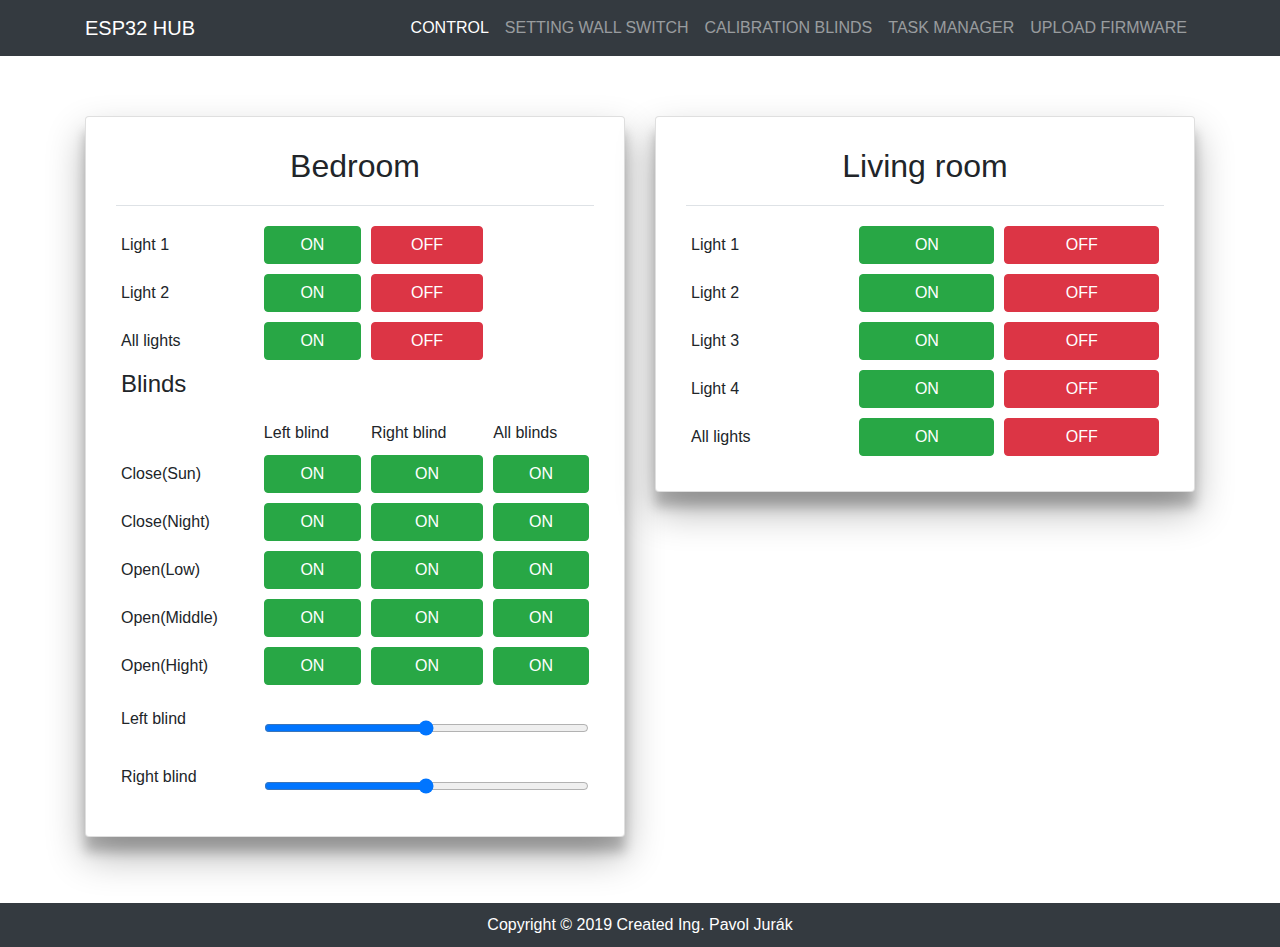
<file: data/index.html>
<!DOCTYPE html>
<html lang="en">
<head>
    <meta charset="UTF-8">
    <meta name="viewport" content="width=device-width, initial-scale=1">
    <link rel="stylesheet" href="https://stackpath.bootstrapcdn.com/bootstrap/4.3.1/css/bootstrap.min.css" integrity="sha384-ggOyR0iXCbMQv3Xipma34MD+dH/1fQ784/j6cY/iJTQUOhcWr7x9JvoRxT2MZw1T" crossorigin="anonymous">
    <link rel="stylesheet" href="custom.css">
    <script src="myscripts.js"></script>
    <title>ESP32</title>
</head>
<body>
    <div id="container">

        <header>
            <nav class="navbar navbar-expand-md bg-dark navbar-dark">
                <div class="container">
                    <div class="navbar-header">
                        <a class="navbar-brand" href="/">ESP32 HUB</a>
                    </div>
                    <ul class="navbar-nav">
                        <li class="nav-item"><a href="/" class="nav-link active">CONTROL</a></li>
                        <li class="nav-item"><a href="/setlwallswitch" class="nav-link">SETTING WALL SWITCH</a></li>
                        <li class="nav-item"><a href="/setblinds" class="nav-link">CALIBRATION BLINDS</a></li>
                        <li class="nav-item"><a href="/taskmanager" class="nav-link">TASK MANAGER</a></li>
                        <li class="nav-item"><a href="/uploadfirmware" class="nav-link">UPLOAD FIRMWARE</a></li>
                    </ul>
                </div>
            </nav>
        </header>

        <div id="body">
            <div class="container">
                <div class="text-md-center alert" id="message-div">
                    <p id="message"></p>
                </div>
                <div class="row">
                    <div class="col-md-6">
                        <div class="card">
                            <div class="card-body">
                                <h2 class="card-title text-md-center">Bedroom</h2>
                                <table class="card-table text-md-center">
                                    <tbody>
                                        <tr>
                                            <td>Light 1</td>
                                            <td>
                                                <input type="button" name="Light1" value="ON" class="btn btn-success btn-full-width" onclick="doRequest('/control/light?Light1=ON')">
                                            </td>
                                            <td>
                                                <input type="button" name="Light1" value="OFF" class="btn btn-danger btn-full-width" onclick="doRequest('/control/light?Light1=OFF')">
                                            </td>
                                            <td></td>
                                        </tr>
                                        <tr>
                                            <td>Light 2</td>
                                            <td>
                                                <input type="button" name="Light2" value="ON" class="btn btn-success btn-full-width" onclick="doRequest('/control/light?Light2=ON')">
                                            </td>
                                            <td>
                                                <input type="button" name="Light2" value="OFF" class="btn btn-danger btn-full-width" onclick="doRequest('/control/light?Light2=OFF')">
                                            </td>
                                            <td></td>
                                        </tr>
                                        <tr>
                                        <td>All lights</td>
                                            <td>
                                                <input type="button" value="ON" class="btn btn-success btn-full-width" onclick="doRequest('/control/light?AllBedroomLights=ON')">
                                            </td>
                                            <td>
                                                <input type="button" value="OFF" class="btn btn-danger btn-full-width" onclick="doRequest('/control/light?AllBedroomLights=OFF')">
                                            </td>
                                            <td></td>
                                        </tr>
                                        <tr>
                                            <td colspan="4"><h4 class="card-title">Blinds</h4></td>
                                        </tr>
                                        <tr>
                                            <td></td>
                                            <td>Left blind</td>
                                            <td>Right blind</td>
                                            <td>All blinds</td>
                                        </tr>
                                        <tr>
                                            <td>Close(Sun)</td>
                                            <td>
                                                <input type="button" value="ON" class="btn btn-success btn-full-width"
                                                       onclick="doRequest('/control/blind?LeftBlind=CloseSun')">
                                            </td>
                                            <td>
                                                <input type="button" value="ON" class="btn btn-success btn-full-width"
                                                       onclick="doRequest('/control/blind?RightBlind=CloseSun')">
                                            </td>
                                            <td>
                                                <input type="button" value="ON" class="btn btn-success btn-full-width"
                                                       onclick="doRequest('/control/blind?LeftBlind=CloseSun&RightBlind=CloseSun')">
                                            </td>
                                        </tr>
                                        <tr>
                                            <td>Close(Night)</td>
                                            <td>
                                                <input type="button" value="ON" class="btn btn-success btn-full-width"
                                                       onclick="doRequest('/control/blind?LeftBlind=CloseNight')">
                                            </td>
                                            <td>
                                                <input type="button" value="ON" class="btn btn-success btn-full-width"
                                                       onclick="doRequest('/control/blind?RightBlind=CloseNight')">
                                            </td>
                                            <td>
                                                <input type="button" value="ON" class="btn btn-success btn-full-width"
                                                       onclick="doRequest('/control/blind?LeftBlind=CloseNight&RightBlind=CloseNight')">
                                            </td>
                                        </tr>
                                        <tr>
                                            <td>Open(Low)</td>
                                            <td>
                                                <input type="button" value="ON" class="btn btn-success btn-full-width"
                                                       onclick="doRequest('/control/blind?LeftBlind=OpenLow')">
                                            </td>
                                            <td>
                                                <input type="button" value="ON" class="btn btn-success btn-full-width"
                                                       onclick="doRequest('/control/blind?RightBlind=OpenLow')">
                                            </td>
                                            <td>
                                                <input type="button" value="ON" class="btn btn-success btn-full-width"
                                                       onclick="doRequest('/control/blind?LeftBlind=OpenLow&RightBlind=OpenLow')">
                                            </td>
                                        </tr>
                                        <tr>
                                            <td>Open(Middle)</td>
                                            <td>
                                                <input type="button" value="ON" class="btn btn-success btn-full-width"
                                                       onclick="doRequest('/control/blind?LeftBlind=OpenMiddle')">
                                            </td>
                                            <td>
                                                <input type="button" value="ON" class="btn btn-success btn-full-width"
                                                       onclick="doRequest('/control/blind?RightBlind=OpenMiddle')">
                                            </td>
                                            <td>
                                                <input type="button" value="ON" class="btn btn-success btn-full-width"
                                                       onclick="doRequest('/control/blind?LeftBlind=OpenMiddle&RightBlind=OpenMiddle')">
                                            </td>
                                        </tr>
                                        <tr>
                                            <td>Open(Hight)</td>
                                            <td>
                                                <input type="button" value="ON" class="btn btn-success btn-full-width"
                                                       onclick="doRequest('/control/blind?LeftBlind=OpenHight')">
                                            </td>
                                            <td>
                                                <input type="button" value="ON" class="btn btn-success btn-full-width"
                                                       onclick="doRequest('/control/blind?RightBlind=OpenHight')">
                                            </td>
                                            <td>
                                                <input type="button" value="ON" class="btn btn-success btn-full-width"
                                                       onclick="doRequest('/control/blind?LeftBlind=OpenHight&RightBlind=OpenHight')">
                                            </td>
                                        </tr>
                                        <tr>
                                            <td>Left blind</td>
                                            <td colspan="3">
                                                <label for="LeftBlind"><span id="leftBlindPosition"></span></label>
                                                <input type="range" id="LeftBlind" min="5" max="175" step="1" value="%vLeftBlindPosition%"
                                                       onmouseup="doRequest('/control/blind?LeftBlind='+value)"
                                                       onchange="setBlindPercent('Left',this.value)">
                                            </td>
                                        </tr>
                                        <tr>
                                            <td>Right blind</td>
                                            <td colspan="3">
                                                <label for="RightBlind"><span id="rightBlindPosition"></span></label>
                                                <input type="range" id="RightBlind" min="5" max="175" step="1" value="%vRightBlindPosition%"
                                                       onmouseup="doRequest('/control/blind?RightBlind='+value)"
                                                       onchange="setBlindPercent('Right',this.value)">
                                            </td>
                                        </tr>
                                    </tbody>
                                </table>
                            </div>
                        </div>
                    </div>
                    <div class="col-md-6">
                        <div class="card">
                            <div class="card-body">
                                <h2 class="card-title text-md-center">Living room</h2>
                                <table class="card-table text-md-center">
                                    <tbody>
                                        <tr>
                                            <td>Light 1</td>
                                            <td>
                                                <input type="button" name="Light3" value="ON" class="btn btn-success btn-full-width"
                                                       onclick="doRequest('/control/light?Light3=ON')">
                                            </td>
                                            <td>
                                                <input type="button" name="Light3" value="OFF" class="btn btn-danger btn-full-width"
                                                       onclick="doRequest('/control/light?Light3=OFF')">
                                            </td>
                                        </tr>
                                        <tr>
                                            <td>Light 2</td>
                                            <td>
                                                <input type="button" name="Light4" value="ON" class="btn btn-success btn-full-width"
                                                       onclick="doRequest('/control/light?Light4=ON')">
                                            </td>
                                            <td>
                                                <input type="button" name="Light4" value="OFF" class="btn btn-danger btn-full-width"
                                                       onclick="doRequest('/control/light?Light4=OFF')">
                                            </td>
                                        </tr>
                                        <tr>
                                            <td>Light 3</td>
                                            <td>
                                                <input type="button" name="Light5" value="ON" class="btn btn-success btn-full-width"
                                                       onclick="doRequest('/control/light?Light5=ON')">
                                            </td>
                                            <td>
                                                <input type="button" name="Light5" value="OFF" class="btn btn-danger btn-full-width"
                                                       onclick="doRequest('/control/light?Light5=OFF')">
                                            </td>
                                        </tr>
                                        <tr>
                                            <td>Light 4</td>
                                            <td>
                                                <input type="button" name="Light6" value="ON" class="btn btn-success btn-full-width"
                                                       onclick="doRequest('/control/light?Light6=ON')">
                                            </td>
                                            <td>
                                                <input type="button" name="Light6" value="OFF" class="btn btn-danger btn-full-width"
                                                       onclick="doRequest('/control/light?Light6=OFF')">
                                            </td>
                                        </tr>
                                        <tr>
                                            <td>All lights</td>
                                            <td>
                                                <input type="button" name="AllLights" value="ON" class="btn btn-success btn-full-width"
                                                       onclick="doRequest('/control/light?Light3=ON&Light4=ON&Light5=ON&Light6=ON')">
                                            </td>
                                            <td>
                                                <input type="button" name="AllLights" value="OFF" class="btn btn-danger btn-full-width"
                                                       onclick="doRequest('/control/light?Light3=OFF&Light4=OFF&Light5=OFF&Light6=OFF')">
                                            </td>
                                        </tr>
                                    </tbody>
                                </table>
                            </div>
                        </div>
                    </div>
                </div>
            </div>
        </div>

        <div id="footer">
            <footer>
                <div class="container">
                    <div class="row">
                        <div class="copyright">Copyright © 2019 Created Ing. Pavol Jurák</div>
                    </div>
                </div>
            </footer>
        </div>

    </div>
</body>
</html>
</file>
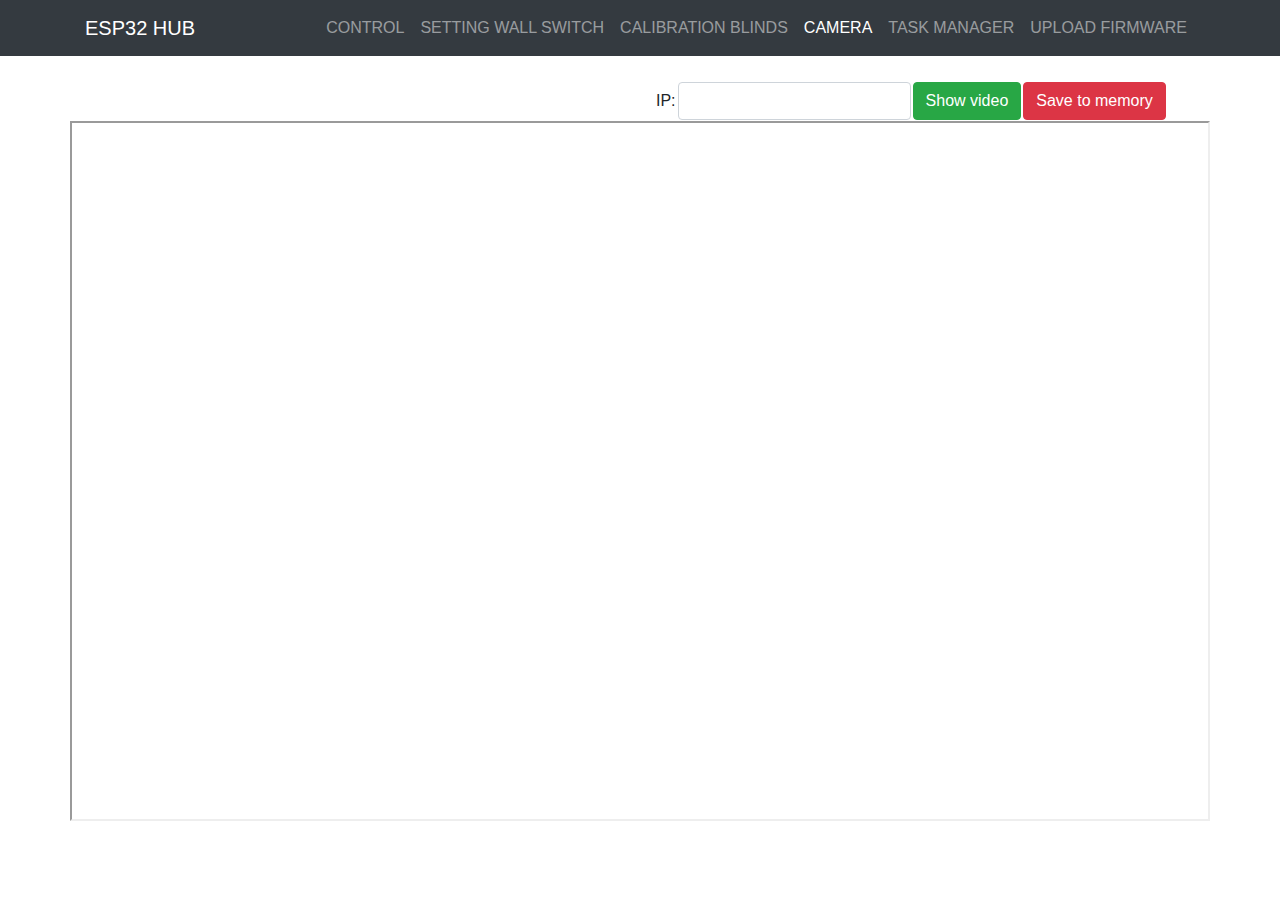
<file: data/camera.html>
<!DOCTYPE html>
<html lang="en">
<head>
    <meta charset="UTF-8">
    <meta name="viewport" content="width=device-width, initial-scale=1">
    <link rel="stylesheet" href="https://maxcdn.bootstrapcdn.com/bootstrap/4.3.1/css/bootstrap.min.css">
    <link rel="stylesheet" href="custom.css">
    <script src="myscripts.js"></script>
    <title>ESP32</title>
</head>
<body>
  <nav class="navbar navbar-expand-md bg-dark navbar-dark">
      <div class="container">
          <div class="navbar-header">
              <a class="navbar-brand" href="/">ESP32 HUB</a>
          </div>
          <ul class="navbar-nav">
              <li class="nav-item"><a href="/" class="nav-link">CONTROL</a></li>
              <li class="nav-item"><a href="/setlwallswitch" class="nav-link">SETTING WALL SWITCH</a></li>
              <li class="nav-item"><a href="/setblinds" class="nav-link">CALIBRATION BLINDS</a></li>
              <li class="nav-item"><a href="/camera" class="nav-link active">CAMERA</a></li>
              <li class="nav-item"><a href="/task" class="nav-link">TASK MANAGER</a></li>
              <li class="nav-item"><a href="/firmware" class="nav-link">UPLOAD FIRMWARE</a></li>
          </ul>
      </div>
  </nav>
<div class="container">
    <div class="text-md-center alert" id="message-div">
        <p id="message"></p>
    </div>
        <div class="row">
          <div class="col-md-6"></div>
          <div class="col-md-6">
            <table class="table-camera">
              <tr>
                <td>
                  <span>IP:</span>
                </td>
                <td>
                  <input type="text" class="form-control" id="ip-address">
                </td>
                <td class="text-right">
                  <button type="button" class="btn btn-success" id="showVideo" onclick="showVideoInContainer();">Show video</button>
                </td>
                <td>
                  <button type="button" class="btn btn-danger" id="saveIpCamera">Save to memory</button>
                </td>
              </tr>
            </table>
          </div>
        </div>
    <div class="row">
        <iframe src="https://sk.factcool.com" width="100%" height="700px" id="videoFrame"></iframe>
    </div>
</div>
<script>
  function showVideoInContainer() {
    var ip = document.getElementById('ip-address').value;
    var iframe = document.getElementById('videoFrame');
    iframe.setAttribute("src", ip);
    iframe.contentWindow.location.reload(true);
  }
</script>
</body>
</html>
</file>
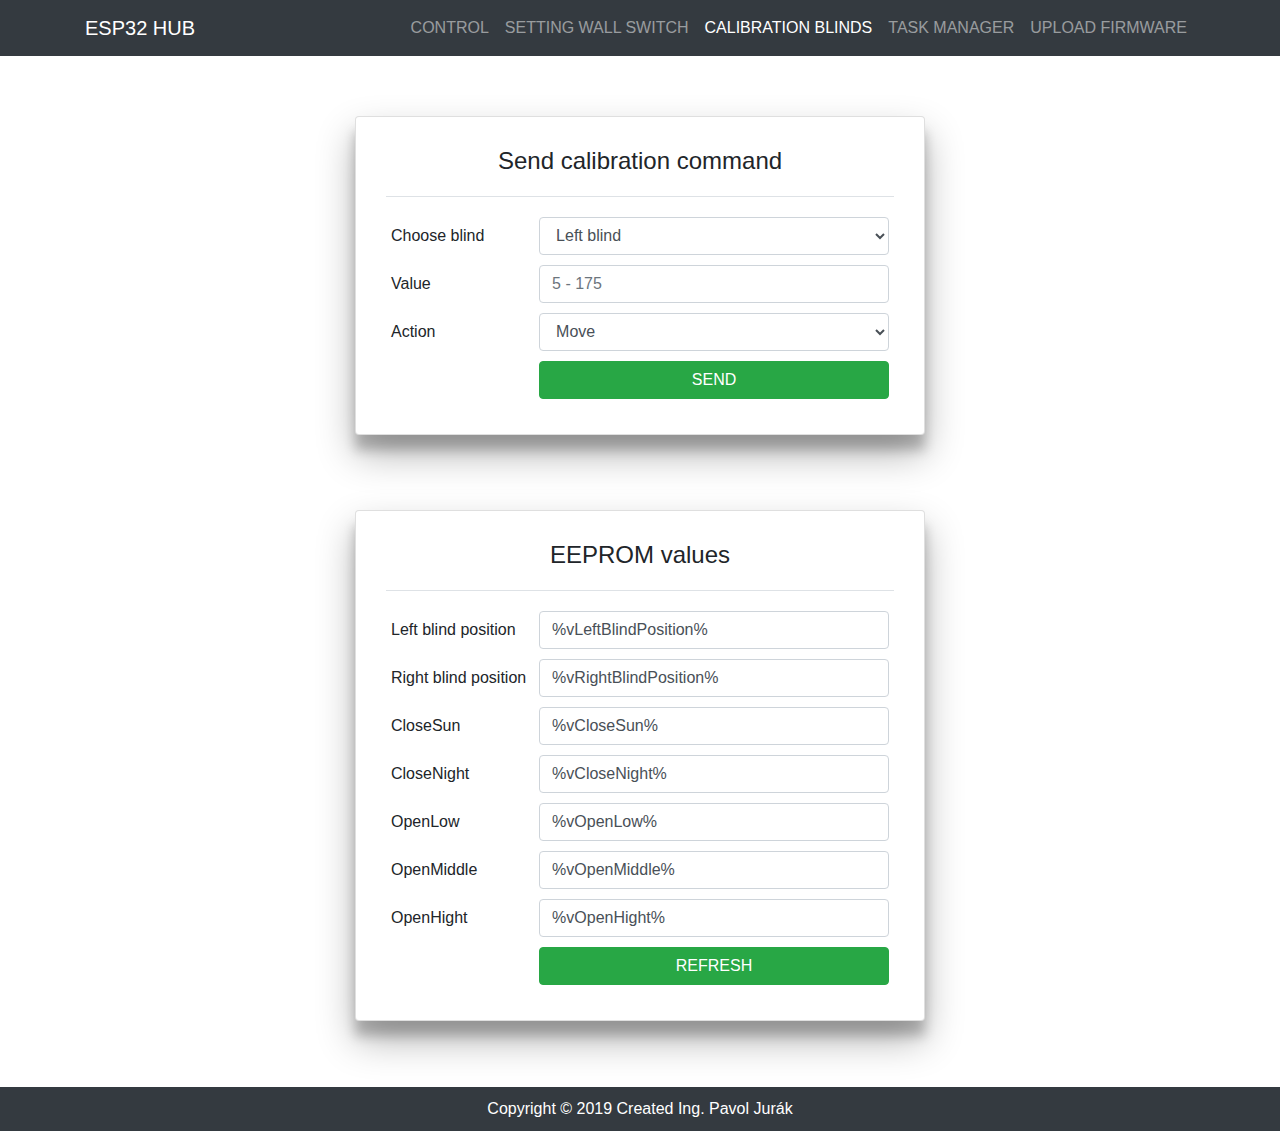
<file: data/setBlinds.html>
<!DOCTYPE html>
<html lang="en">
<head>
    <meta charset="UTF-8">
    <meta name="viewport" content="width=device-width, initial-scale=1">
    <link rel="stylesheet" href="https://stackpath.bootstrapcdn.com/bootstrap/4.3.1/css/bootstrap.min.css" integrity="sha384-ggOyR0iXCbMQv3Xipma34MD+dH/1fQ784/j6cY/iJTQUOhcWr7x9JvoRxT2MZw1T" crossorigin="anonymous">
    <link rel="stylesheet" href="custom.css">
    <script src="myscripts.js"></script>
    <title>ESP32</title>
</head>
<body>

<div id="container">
    <heade>
        <nav class="navbar navbar-expand-md bg-dark navbar-dark">
            <div class="container">
                <div class="navbar-header">
                    <a class="navbar-brand" href="/">ESP32 HUB</a>
                </div>
                <ul class="navbar-nav">
                    <li class="nav-item"><a href="/" class="nav-link">CONTROL</a></li>
                    <li class="nav-item"><a href="/setlwallswitch" class="nav-link">SETTING WALL SWITCH</a></li>
                    <li class="nav-item"><a href="/setblinds" class="nav-link active">CALIBRATION BLINDS</a></li>
                    <li class="nav-item"><a href="/taskmanager" class="nav-link">TASK MANAGER</a></li>
                    <li class="nav-item"><a href="/uploadfirmware" class="nav-link">UPLOAD FIRMWARE</a></li>
                </ul>
            </div>
        </nav>
    </heade>

    <div id="body">
        <div class="container">
            <div class="text-md-center alert" id="message-div">
                <p id="message"></p>
            </div>
            <div class="row">
              <div class="card middle col-md-6">
                <div class="card-body">
                  <h4 class="card-title text-md-center">Send calibration command</h4>
                  <table class="card-table text-md-center">
                    <tbody>
                      <tr>
                        <td class="text-md-left">Choose blind</td>
                        <td>
                          <select class="form-control" id="selectBlind">
                            <option value="left">Left blind</option>
                            <option value="right">Right blind</option>
                            <option value="all">All blinds</option>
                          </select>
                        </td>
                      </tr>
                      <tr>
                        <td class="text-md-left">Value</td>
                        <td>
                          <input type="text" class="form-control" id="blindValue" placeholder="5 - 175">
                        </td>
                      </tr>
                      <tr>
                        <td class="text-md-left">Action</td>
                        <td>
                          <select class="form-control" id="selectAction">
                            <option value="m">Move</option>
                            <option value="s_cs">Save - CloseSun</option>
                            <option value="s_cn">Save - CloseNight</option>
                            <option value="s_ol">Save - OpenLow</option>
                            <option value="s_om">Save - OpenMiddle</option>
                            <option value="s_oh">Save - OpenHight</option>
                          </select>
                        </td>
                      </tr>
                      <tr>
                        <td></td>
                        <td>
                          <input type="button" value="SEND" class="btn btn-success btn-full-width" onclick="sendCalibrationRequest();">
                        </td>
                      </tr>
                    </tbody>
                  </table>
                </div>
              </div>
            </div>
            <div class="row">
              <div class="card middle col-md-6">
                <div class="card-body">
                  <h4 class="card-title text-md-center">EEPROM values</h4>
                  <table class="card-table text-md-center">
                    <tbody>
                        <tr>
                          <td class="text-md-left">Left blind position</td>
                          <td><input type="text" class="form-control" id="vLeftBlindPosition" value="%vLeftBlindPosition%"></td>
                        </tr>
                        <tr>
                          <td class="text-md-left">Right blind position</td>
                          <td><input type="text" class="form-control" id="vRightBlindPosition" value="%vRightBlindPosition%"></td>
                        </tr>
                        <tr>
                          <td class="text-md-left">CloseSun</td>
                          <td><input type="text" class="form-control" id="vCloseSun" value="%vCloseSun%"></td>
                        </tr>
                        <tr>
                          <td class="text-md-left">CloseNight</td>
                          <td><input type="text" class="form-control" id="vCloseNight" value="%vCloseNight%"></td>
                        </tr>
                        <tr>
                          <td class="text-md-left">OpenLow</td>
                          <td><input type="text" class="form-control" id="vOpenLow" value="%vOpenLow%"></td>
                        </tr>
                        <tr>
                          <td class="text-md-left">OpenMiddle</td>
                          <td><input type="text" class="form-control" id="vOpenMiddle" value="%vOpenMiddle%"></td>
                        </tr>
                        <tr>
                          <td class="text-md-left">OpenHight</td>
                          <td><input type="text" class="form-control" id="vOpenHight" value="%vOpenHight%"></td>
                        </tr>
                        <tr>
                          <td></td>
                          <td>
                            <input type="button" value="REFRESH" class="btn btn-success btn-full-width" onclick="refreshEepromValues();">
                          </td>
                        </tr>
                    </tbody>
                  </table>
                </div>
              </div>
            </div>
        </div>
    </div>

    <div id="footer">
        <footer>
            <div class="container">
                <div class="row">
                    <div class="copyright">Copyright © 2019 Created Ing. Pavol Jurák</div>
                </div>
            </div>
        </footer>
    </div>
</div>

</body>
</html>
</file>
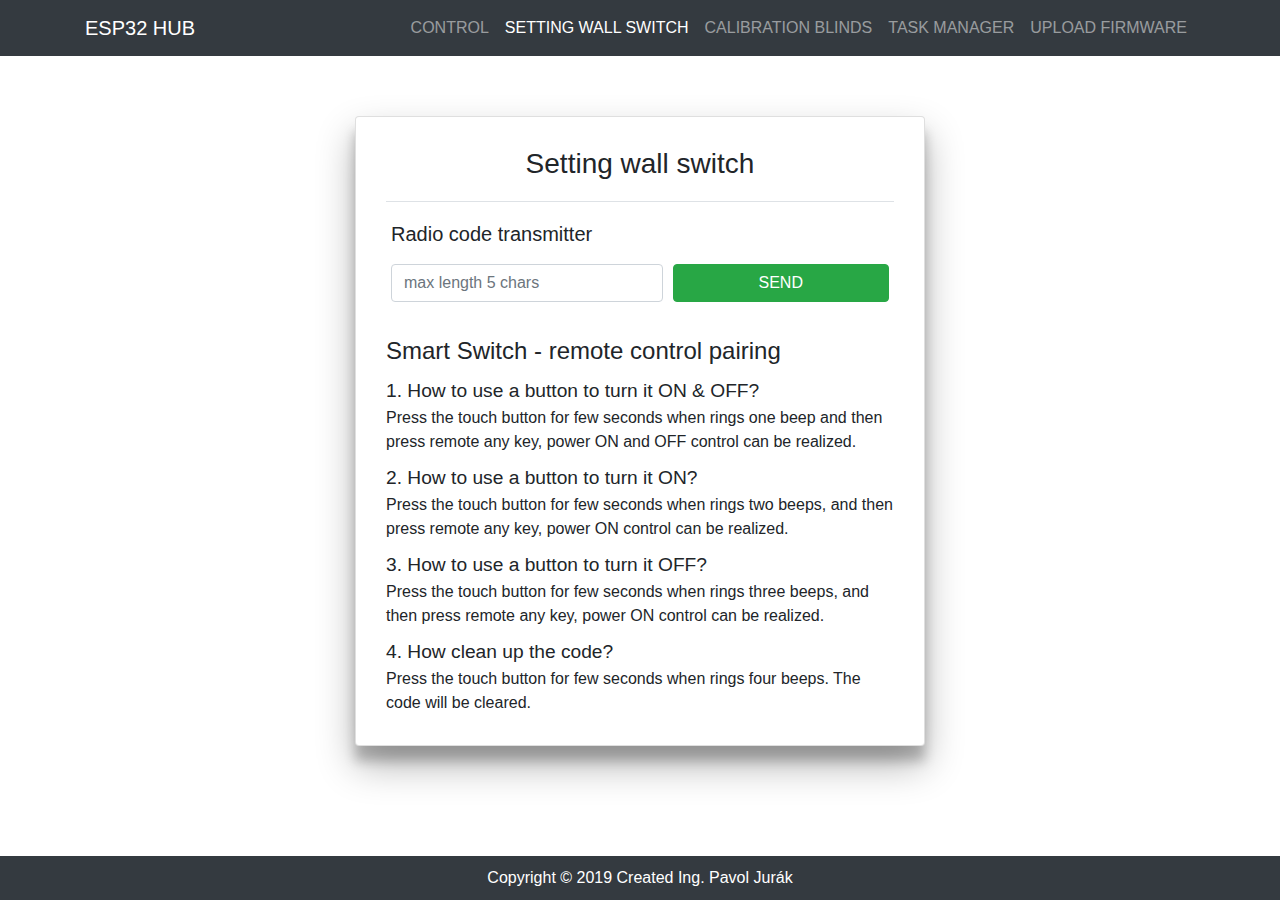
<file: data/setWallSwitch.html>
<!DOCTYPE html>
<html lang="en">
<head>
    <meta charset="UTF-8">
    <meta name="viewport" content="width=device-width, initial-scale=1">
    <link rel="stylesheet" href="https://stackpath.bootstrapcdn.com/bootstrap/4.3.1/css/bootstrap.min.css" integrity="sha384-ggOyR0iXCbMQv3Xipma34MD+dH/1fQ784/j6cY/iJTQUOhcWr7x9JvoRxT2MZw1T" crossorigin="anonymous">
    <link rel="stylesheet" href="custom.css">
    <script src="myscripts.js"></script>
    <title>ESP32</title>
</head>
<body>
    <div id="container">

        <header>
             <nav class="navbar navbar-expand-md bg-dark navbar-dark">
              <div class="container">
                  <div class="navbar-header">
                      <a class="navbar-brand" href="/">ESP32 HUB</a>
                  </div>
                  <ul class="navbar-nav">
                    <li class="nav-item"><a href="/" class="nav-link">CONTROL</a></li>
                    <li class="nav-item"><a href="/setlwallswitch" class="nav-link active">SETTING WALL SWITCH</a></li>
                    <li class="nav-item"><a href="/setblinds" class="nav-link">CALIBRATION BLINDS</a></li>
                    <li class="nav-item"><a href="/taskmanager" class="nav-link">TASK MANAGER</a></li>
                    <li class="nav-item"><a href="/uploadfirmware" class="nav-link">UPLOAD FIRMWARE</a></li>
                  </ul>
              </div>
            </nav>
        </header>

        <div id="body">
            <div class="container">
                <div class="text-md-center alert" id="message-div">
                    <p id="message"></p>
                </div>
                <div class="row">
                    <div class="card middle col-md-6">
                        <div class="card-body">
                            <h3 class="card-title text-md-center">Setting wall switch</h3>
                            <table class="card-table">
                                <tr>
                                    <td colspan="2"><h5>Radio code transmitter</h5></td>
                                </tr>
                                <tr>
                                    <td><input type="text" class="form-control" placeholder="max length 5 chars" name="radio_code" value="" id="radio_code"></td>
                                    <td><input type="button" value="SEND" class="btn btn-success btn-full-width" onclick="doRequest('control/radio?code='+radio_code.value);"></td>
                                </tr>
                            </table>
                            <div id="manual">
                                <h4 class="card-title">Smart Switch - remote control pairing</h4>
                                <div class="manual-title text-md-left">
                                    1. How to use a button to turn it ON & OFF?
                                </div>
                                <div class="manual-description text-md-left">
                                    Press the touch button for few seconds when rings one beep and
                                    then press remote any key, power ON and OFF control can be realized.
                                </div>
                                <div class="manual-title text-md-left">
                                    2. How to use a button to turn it ON?
                                </div>
                                <div class="manual-description text-md-left">
                                    Press the touch button for few seconds when rings two beeps, and
                                    then press remote any key, power ON control can be realized.
                                </div>
                                <div class="manual-title text-md-left">
                                    3. How to use a button to turn it OFF?
                                </div>
                                <div class="manual-description text-md-left">
                                    Press the touch button for few seconds when rings three beeps, and
                                    then press remote any key, power ON control can be realized.
                                </div>
                                <div class="manual-title text-md-left">
                                    4. How clean up the code?
                                </div>
                                <div class="manual-description text-md-left">
                                    Press the touch button for few seconds when rings four beeps.
                                    The code will be cleared.
                                </div>
                            </div>
                        </div>
                    </div>
                </div>
            </div>
        </div>

        <div id="footer">
            <footer>
                <div class="container">
                    <div class="row">
                        <div class="copyright">Copyright © 2019 Created Ing. Pavol Jurák</div>
                    </div>
                </div>
            </footer>
        </div>

    </div>
</body>
</html>
</file>
<file: data/custom.css>
html, body {
    margin: 0;
    padding: 0;
    height: 100%;
}

#container {
    position: relative;
    min-height: 100%;
}

#body {
    padding:10px;
    padding-bottom:60px;   /* Height of the footer */
}

#footer {
    position: absolute;
    bottom: 0px;
    width:100%;
    background: #343a40;
}

.middle {
    margin: 0 auto;
}

.card{
    margin-top: 25px;
    margin-bottom: 50px;
    padding: 10px 10px;
    box-shadow: 0 19px 38px rgba(0,0,0,0.30), 0 15px 12px rgba(0,0,0,0.22);
}

.card-table {
    margin-top: 20px;
    width: 100%;
    border-top: 1px solid #dee2e6;
}

.card-table td {
    padding: 5px;
    text-align: left;
}

.card-table tr:first-child td {
    padding-top: 20px;
}

.card-table tr td:first-child {
    max-width: 100px;
}

.btn-full-width {
    width: 100%;
}

.custom-file {
    margin-bottom: 20px;
}

.copyright {
  margin-top: 50px;
}

#LeftBlind {
    width: 100%;
}

#RightBlind {
    width: 100%;
}

.alert {
    padding: 0px 0px;
    margin: 0;
    height: 25px;
}

#manual {
    margin-top: 30px;
}

.manual-title {
	font-size: 1.2rem;
	margin-top: 10px;
}

.copyright {
    color: #fff;
    margin: 10px auto;
}

.upload-form input, label {
    margin-bottom: 10px;
}

.file {
    text-align: left;
    width: 100%;
}
</file>
